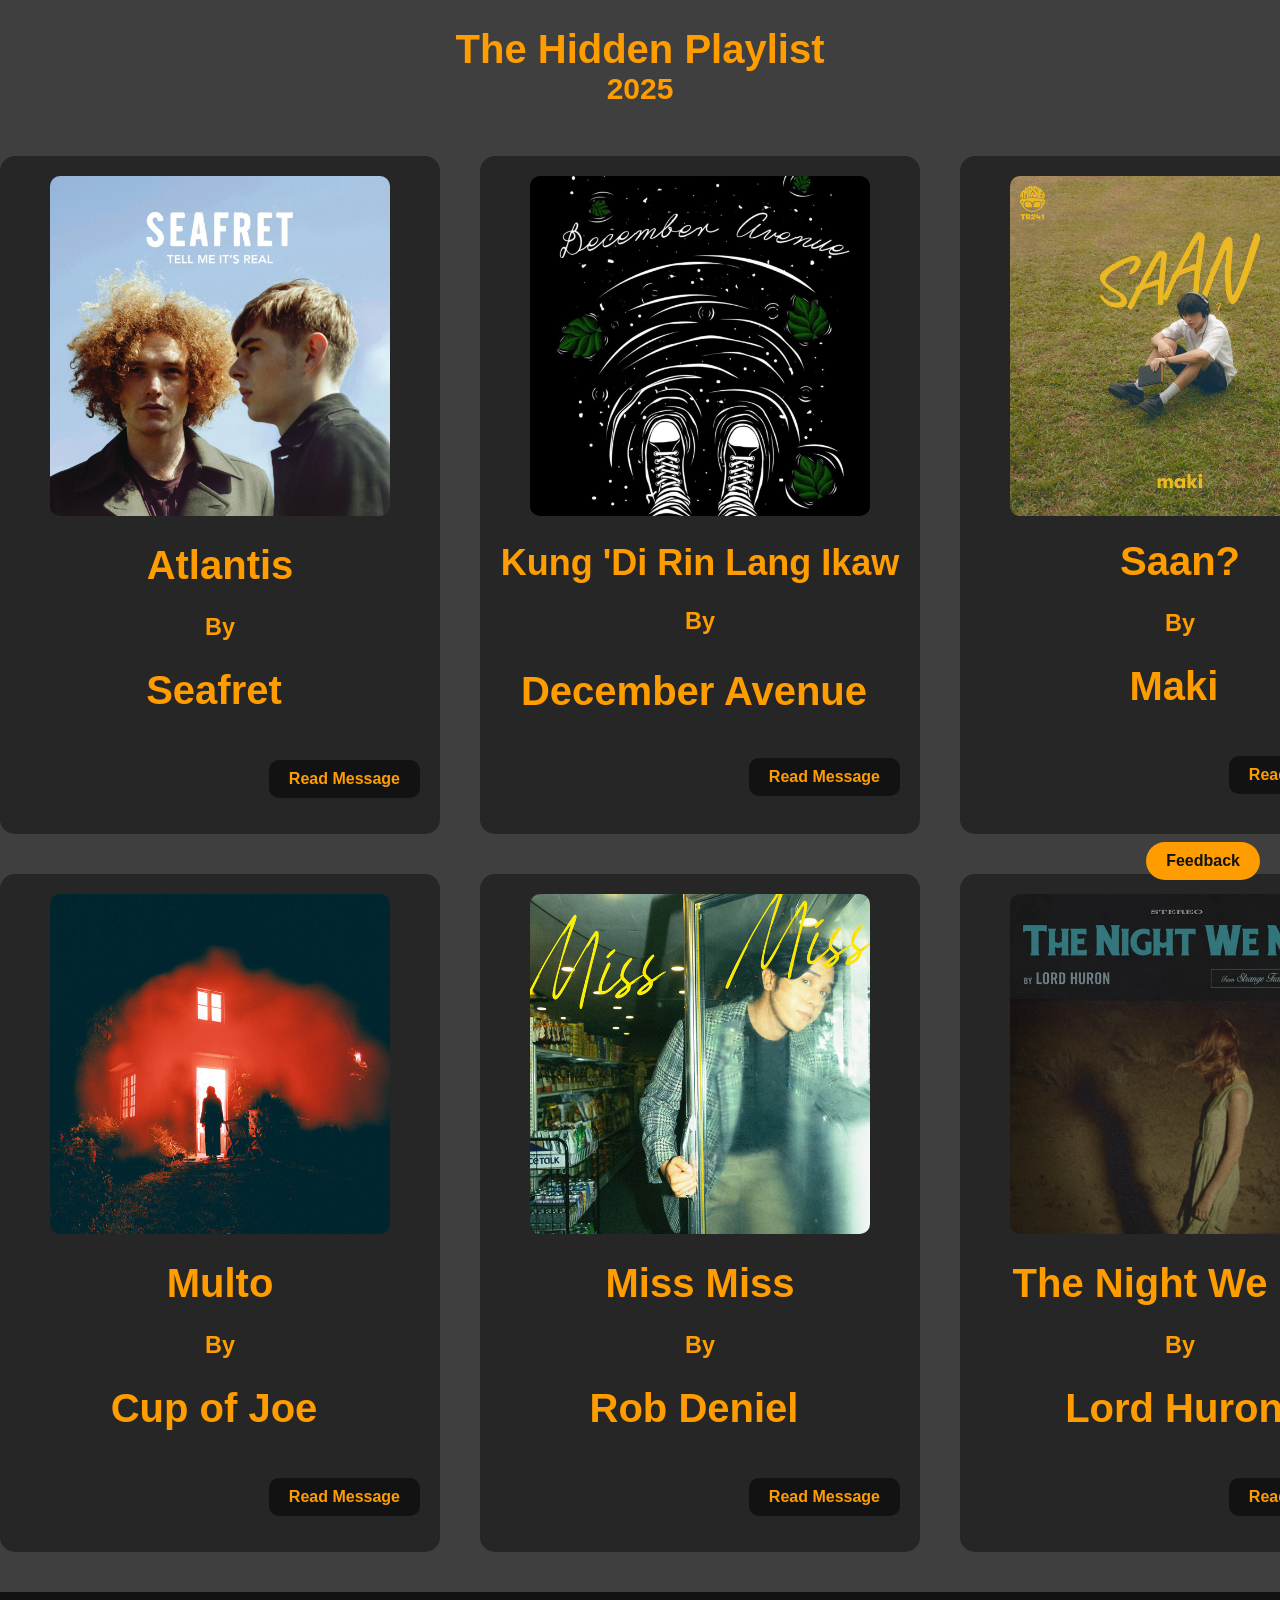
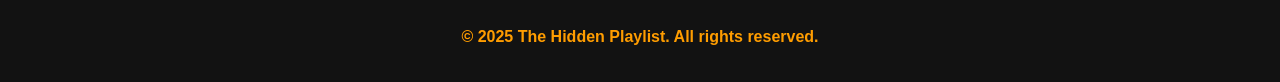
<file: index.html>
<!DOCTYPE html>
<html lang="en">
<head>
    <meta charset="UTF-8">
    <meta name="viewport" content="width=device-width, initial-scale=1.0">
    <link rel="stylesheet" href="style.css">
    <link rel="shortcut icon" href="images/icon.webp" type="image/x-icon">
    <script src="feedback.js"></script>
    <title>The Hidden Playlist</title>
</head>
<body>
    <div class="headertext">
        <h1>The Hidden Playlist</h1>
        <h4>2025</h4>
    </div>
    <div class="maincon">
        <div class="card-con">
            <div class="cards">
                <div class="img">
                    <img src="images/atlantis.jpg" alt="">
                </div>
                <div class="textcon">
                    <div class="songtitle">
                        <h1>Atlantis</h1>
                    </div>
                    <div class="by">
                        <h3>By</h3>
                    </div>
                    <div class="songartist" style="margin-right: 12px;">
                        <h1>Seafret</h1>
                    </div>
                </div>
                <div class="button-con">
					<a href="atlantis.html">Read Message</a>
				</div>
            </div> 
            <div class="cards">
                <div class="img">
                    <img src="images/decave.jpg" alt="">
                </div>
                <div class="textcons">
                    <div class="songtitle" style="font-size: 18px;">
                        <h1>Kung 'Di Rin Lang Ikaw</h1>
                    </div>
                    <div class="by">
                        <h3>By</h3>
                    </div>
                    <div class="songartist" style="margin-right: 12px; margin-top: 34px;">
                        <h1>December Avenue</h1>
                    </div>
                </div>
                <div class="button-con" style="margin-top: -3px;">
					<a href="decave.html">Read Message</a>
				</div>
            </div> 
            <div class="cards">
                <div class="img">
                    <img src="images/saan.jpg" alt="">
                </div>
                <div class="textcon" style="margin-top: -4px;">
                    <div class="songtitle">
                        <h1>Saan?</h1>
                    </div>
                    <div class="by">
                        <h3>By</h3>
                    </div>
                    <div class="songartist" style="margin-right: 12px;">
                        <h1>Maki</h1>
                    </div>
                </div>
                <div class="button-con">
					<a href="saan.html">Read Message</a>
				</div>
            </div>
            </div>
            <div class="card-con2">
                <div class="cards">
                    <div class="img">
                        <img src="images/multo.jpg" alt="">
                    </div>
                    <div class="textcon">
                        <div class="songtitle">
                            <h1>Multo</h1>
                        </div>
                        <div class="by">
                            <h3>By</h3>
                        </div>
                        <div class="songartist" style="margin-right: 12px;">
                            <h1>Cup of Joe</h1>
                        </div>
                    </div>
                    <div class="button-con">
                        <a href="multo.html">Read Message</a>
                    </div>
                </div>
                <div class="cards">
                    <div class="img">
                        <img src="images/miss.jpg" alt="">
                    </div>
                    <div class="textcon">
                        <div class="songtitle">
                            <h1>Miss Miss</h1>
                        </div>
                        <div class="by">
                            <h3>By</h3>
                        </div>
                        <div class="songartist" style="margin-right: 12px;">
                            <h1>Rob Deniel</h1>
                        </div>
                    </div>
                    <div class="button-con">
                        <a href="miss.html">Read Message</a>
                    </div>
                </div> 
                <div class="cards">
                    <div class="img">
                        <img src="images/thenight.webp" alt="">
                    </div>
                    <div class="textcon">
                        <div class="songtitle">
                            <h1>The Night We Met</h1>
                        </div>
                        <div class="by">
                            <h3>By</h3>
                        </div>
                        <div class="songartist" style="margin-right: 12px;">
                            <h1>Lord Huron</h1>
                        </div>
                    </div>
                    <div class="button-con">
                        <a href="night.html">Read Message</a>
                    </div>
                </div> 
        </div>
        </div>
    </div>
    <div class="feedback-float" onclick="toggleFeedbackForm()">Feedback</div>
    <div class="feedback-popup" id="feedbackForm">
        <form action="https://formsubmit.co/aujsc.aguilar.jadrienroi@gmail.com" method="POST">
            <h2>Leave Your Feedback</h2>
            <textarea name="feedback" placeholder="Write your message..." required></textarea>
            <input type="hidden" name="_captcha" value="false">
            <input type="hidden" name="_template" value="table">
            <input type="hidden" name="_autoresponse" value="Salamat sa iyong feedback!">

            <button type="submit">Submit</button>
            <span class="close-btn" onclick="toggleFeedbackForm()">&times;</span>
        </form>
    </div>
    <footer class="footer">
        <p>&copy; 2025 The Hidden Playlist. All rights reserved.</p>
    </footer>
    
</body>
</html>
</file>
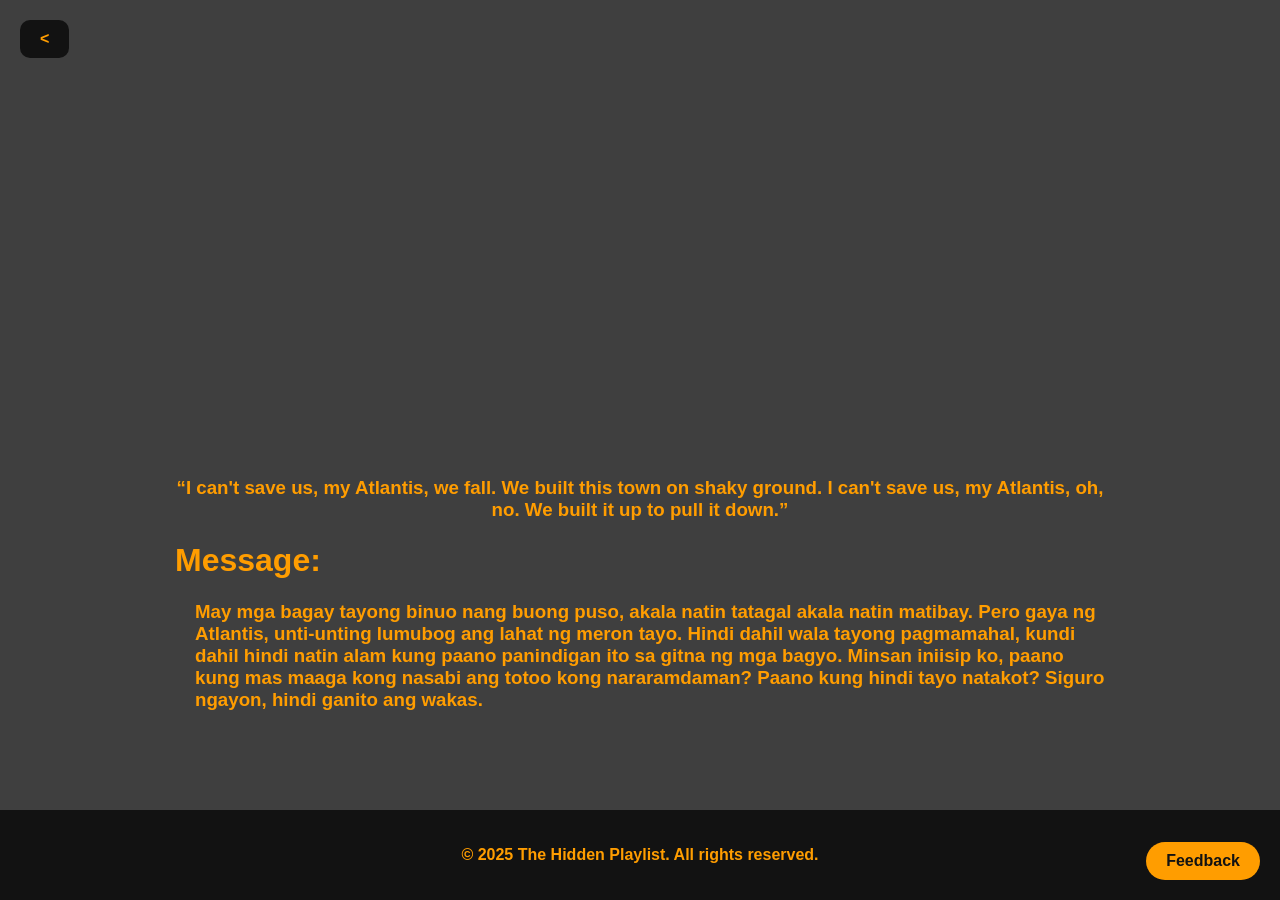
<file: atlantis.html>
<!DOCTYPE html>
<html lang="en">
<head>
    <meta charset="UTF-8">
    <meta name="viewport" content="width=device-width, initial-scale=1.0">
    <link rel="stylesheet" href="style2.css">
    <script src="feedback.js"></script>
    <title>Atlantis | The Hidden Playlist</title>
</head>
<body>
    <div class="button-cons">
        <a href="index.html"><</a>
    </div>
    <div class="spotifyemb">
        <iframe style="border-radius:12px" src="https://open.spotify.com/embed/track/1Fid2jjqsHViMX6xNH70hE?utm_source=generator" width="50%" height="352" frameBorder="0" allowfullscreen="" allow="autoplay; clipboard-write; encrypted-media; fullscreen; picture-in-picture" loading="lazy"></iframe>
    </div><br>
    <div class="textmain">
        <div class="quote">
            <h3>“I can't save us, my Atlantis, we fall. We built this town on shaky ground. I can't save us, my Atlantis, oh, no. We built it up to pull it down.”</h3>
        </div>
        <div class="message">
            <h1>Message:</h1>
        </div>
        <div class="messagetext">
            <h3>May mga bagay tayong binuo nang buong puso, akala natin tatagal akala natin matibay. Pero gaya ng Atlantis, unti-unting lumubog ang lahat ng meron tayo. Hindi dahil wala tayong pagmamahal, kundi dahil hindi natin alam kung paano panindigan ito sa gitna ng mga bagyo. Minsan iniisip ko, paano kung mas maaga kong nasabi ang totoo kong nararamdaman? Paano kung hindi tayo natakot? Siguro ngayon, hindi ganito ang wakas.</h3>
        </div>
    </div>
    <div class="feedback-float" onclick="toggleFeedbackForm()">Feedback</div>
    <div class="feedback-popup" id="feedbackForm">
        <form action="https://formsubmit.co/aujsc.aguilar.jadrienroi@gmail.com" method="POST">
            <h2>Leave Your Feedback</h2>
            <textarea name="feedback" placeholder="Write your message..." required></textarea>

            <!-- Optional customization -->
            <input type="hidden" name="_captcha" value="false">
            <input type="hidden" name="_template" value="table">
            <input type="hidden" name="_autoresponse" value="Salamat sa iyong feedback!">

            <button type="submit">Submit</button>
            <span class="close-btn" onclick="toggleFeedbackForm()">&times;</span>
        </form>
    </div>
    <footer class="footer">
        <p>&copy; 2025 The Hidden Playlist. All rights reserved.</p>
    </footer>
</body>
</html>
</file>
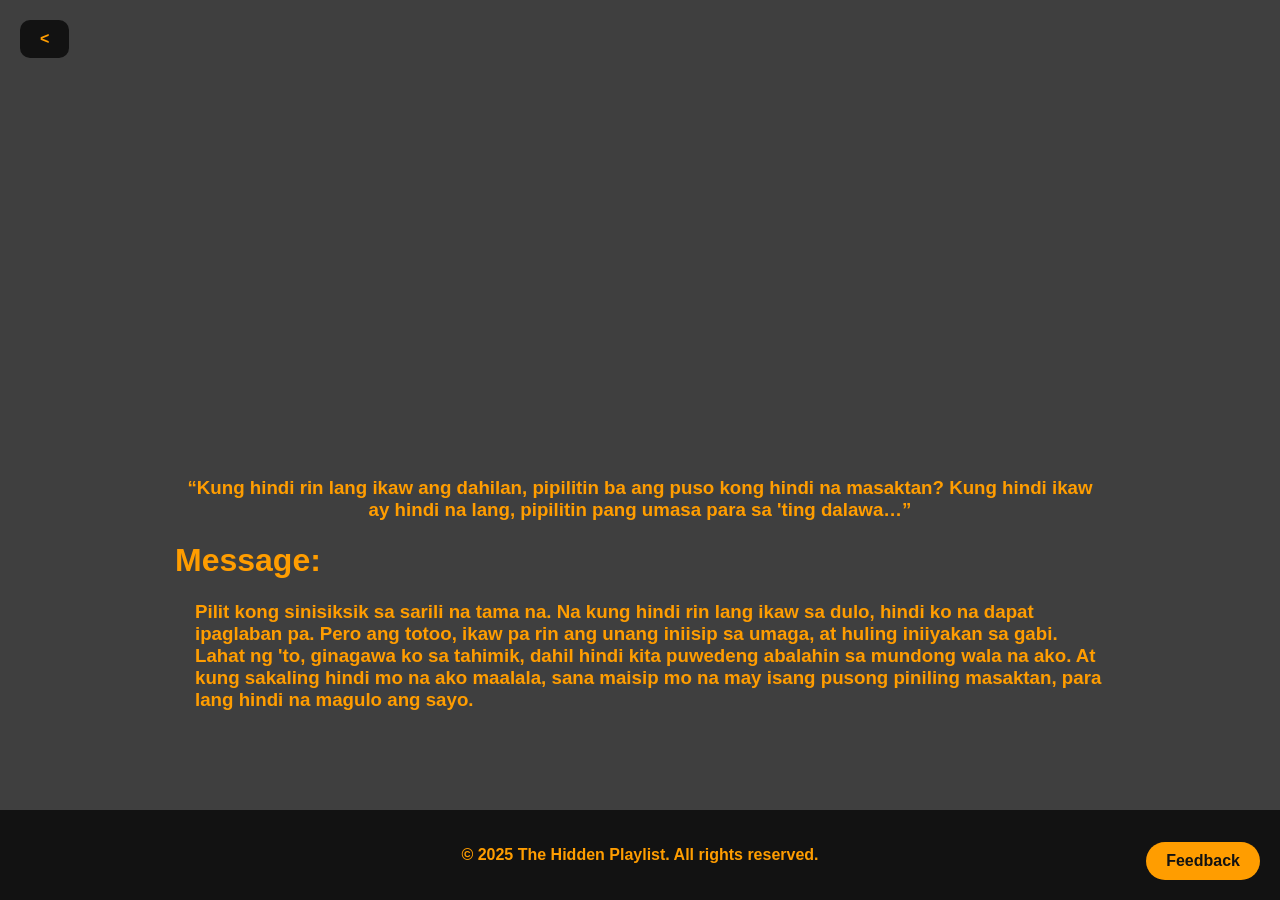
<file: decave.html>
<!DOCTYPE html>
<html lang="en">
<head>
    <meta charset="UTF-8">
    <meta name="viewport" content="width=device-width, initial-scale=1.0">
    <link rel="stylesheet" href="style2.css">
    <link rel="shortcut icon" href="images/icon.webp" type="image/x-icon">
    <script src="feedback.js"></script>
    <title>Kung 'Di Rin Lang Ikaw | The Hidden Playlist</title>
</head>
<body>
    <div class="button-cons">
        <a href="index.html"><</a>
    </div>
    <div class="spotifyemb">
        <iframe style="border-radius:12px" src="https://open.spotify.com/embed/track/2KjZEVkRS7wStfRygdRnso?utm_source=generator" width="50%" height="352" frameBorder="0" allowfullscreen="" allow="autoplay; clipboard-write; encrypted-media; fullscreen; picture-in-picture" loading="lazy"></iframe>
    </div><br>
    <div class="textmain">
        <div class="quote">
            <h3>“Kung hindi rin lang ikaw ang dahilan, pipilitin ba ang puso kong hindi na masaktan? Kung hindi ikaw ay hindi na lang, pipilitin pang umasa para sa 'ting dalawa…”</h3>
        </div>
        <div class="message">
            <h1>Message:</h1>
        </div>
        <div class="messagetext">
            <h3>Pilit kong sinisiksik sa sarili na tama na. Na kung hindi rin lang ikaw sa dulo, hindi ko na dapat ipaglaban pa. Pero ang totoo, ikaw pa rin ang unang iniisip sa umaga, at huling iniiyakan sa gabi. Lahat ng 'to, ginagawa ko sa tahimik, dahil hindi kita puwedeng abalahin sa mundong wala na ako. At kung sakaling hindi mo na ako maalala, sana maisip mo na may isang pusong piniling masaktan, para lang hindi na magulo ang sayo.

            </h3>
        </div>
    </div>
    <div class="feedback-float" onclick="toggleFeedbackForm()">Feedback</div>
    <div class="feedback-popup" id="feedbackForm">
        <form action="https://formsubmit.co/aujsc.aguilar.jadrienroi@gmail.com" method="POST">
            <h2>Leave Your Feedback</h2>
            <textarea name="feedback" placeholder="Write your message..." required></textarea>
            <input type="hidden" name="_captcha" value="false">
            <input type="hidden" name="_template" value="table">
            <input type="hidden" name="_autoresponse" value="Salamat sa iyong feedback!">

            <button type="submit">Submit</button>
            <span class="close-btn" onclick="toggleFeedbackForm()">&times;</span>
        </form>
    </div>
    <footer class="footer">
        <p>&copy; 2025 The Hidden Playlist. All rights reserved.</p>
    </footer>
</body>
</html>
</file>
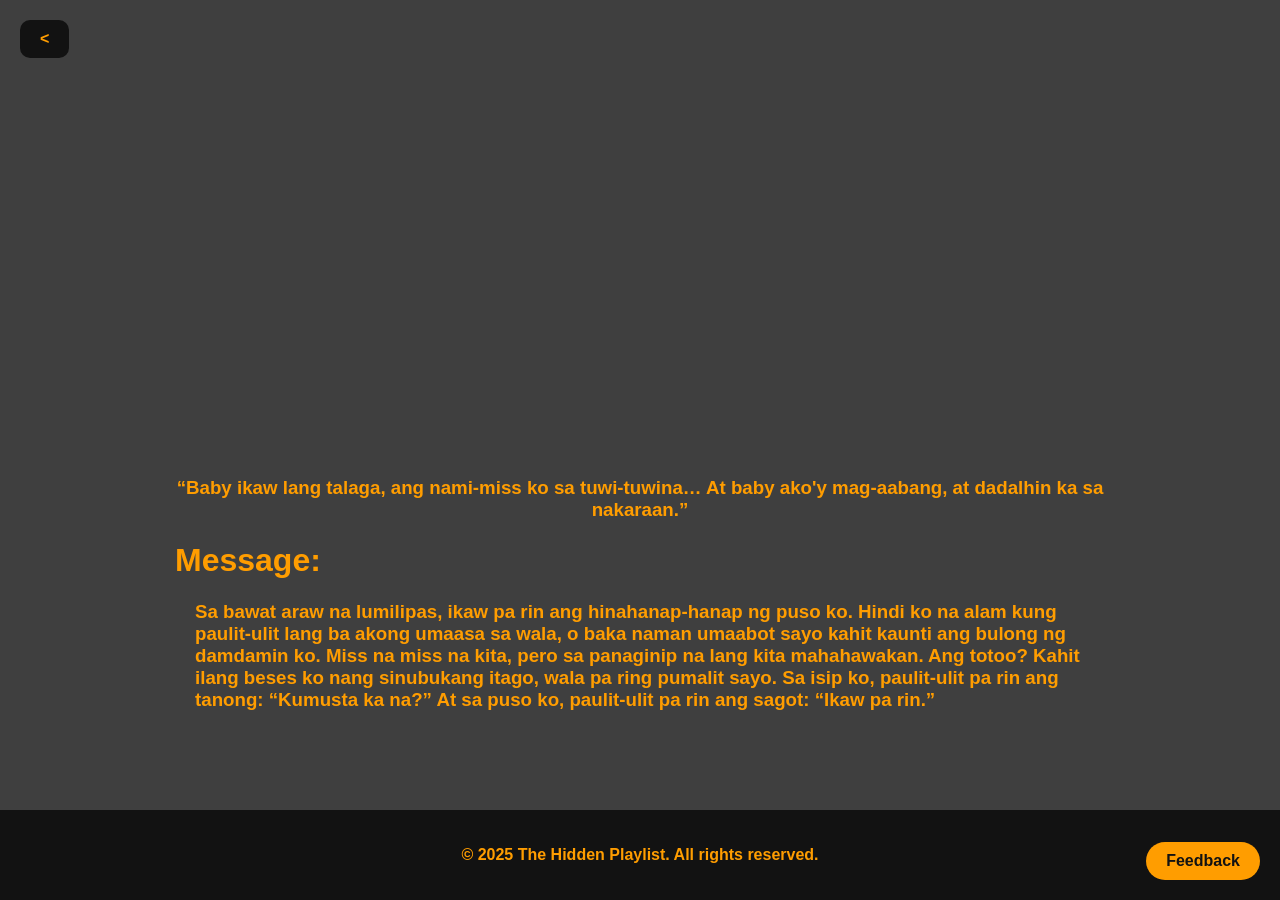
<file: miss.html>
<!DOCTYPE html>
<html lang="en">
<head>
    <meta charset="UTF-8">
    <meta name="viewport" content="width=device-width, initial-scale=1.0">
    <link rel="stylesheet" href="style2.css">
    <link rel="shortcut icon" href="images/icon.webp" type="image/x-icon">
    <script src="feedback.js"></script>
    <title>Miss Miss | The Hidden Playlist</title>
</head>
<body>
    <div class="button-cons">
        <a href="index.html"><</a>
    </div>
    <div class="spotifyemb">
        <iframe style="border-radius:12px" src="https://open.spotify.com/embed/track/5mi8Oe95frx6LhvFioXE7t?utm_source=generator" width="50%" height="352" frameBorder="0" allowfullscreen="" allow="autoplay; clipboard-write; encrypted-media; fullscreen; picture-in-picture" loading="lazy"></iframe>
    </div><br>
    <div class="textmain">
        <div class="quote">
            <h3>“Baby ikaw lang talaga, ang nami-miss ko sa tuwi-tuwina… At baby ako'y mag-aabang, at dadalhin ka sa nakaraan.”</h3>
        </div>
        <div class="message">
            <h1>Message:</h1>
        </div>
        <div class="messagetext">
            <h3>Sa bawat araw na lumilipas, ikaw pa rin ang hinahanap-hanap ng puso ko. Hindi ko na alam kung paulit-ulit lang ba akong umaasa sa wala, o baka naman umaabot sayo kahit kaunti ang bulong ng damdamin ko. Miss na miss na kita, pero sa panaginip na lang kita mahahawakan. Ang totoo? Kahit ilang beses ko nang sinubukang itago, wala pa ring pumalit sayo. Sa isip ko, paulit-ulit pa rin ang tanong: “Kumusta ka na?” At sa puso ko, paulit-ulit pa rin ang sagot: “Ikaw pa rin.”</h3>
        </div>
    </div>
    <div class="feedback-float" onclick="toggleFeedbackForm()">Feedback</div>
    <div class="feedback-popup" id="feedbackForm">
        <form action="https://formsubmit.co/aujsc.aguilar.jadrienroi@gmail.com" method="POST">
            <h2>Leave Your Feedback</h2>
            <textarea name="feedback" placeholder="Write your message..." required></textarea>
            <input type="hidden" name="_captcha" value="false">
            <input type="hidden" name="_template" value="table">
            <input type="hidden" name="_autoresponse" value="Salamat sa iyong feedback!">

            <button type="submit">Submit</button>
            <span class="close-btn" onclick="toggleFeedbackForm()">&times;</span>
        </form>
    </div>
    <footer class="footer">
        <p>&copy; 2025 The Hidden Playlist. All rights reserved.</p>
    </footer>
</body>
</html>
</file>
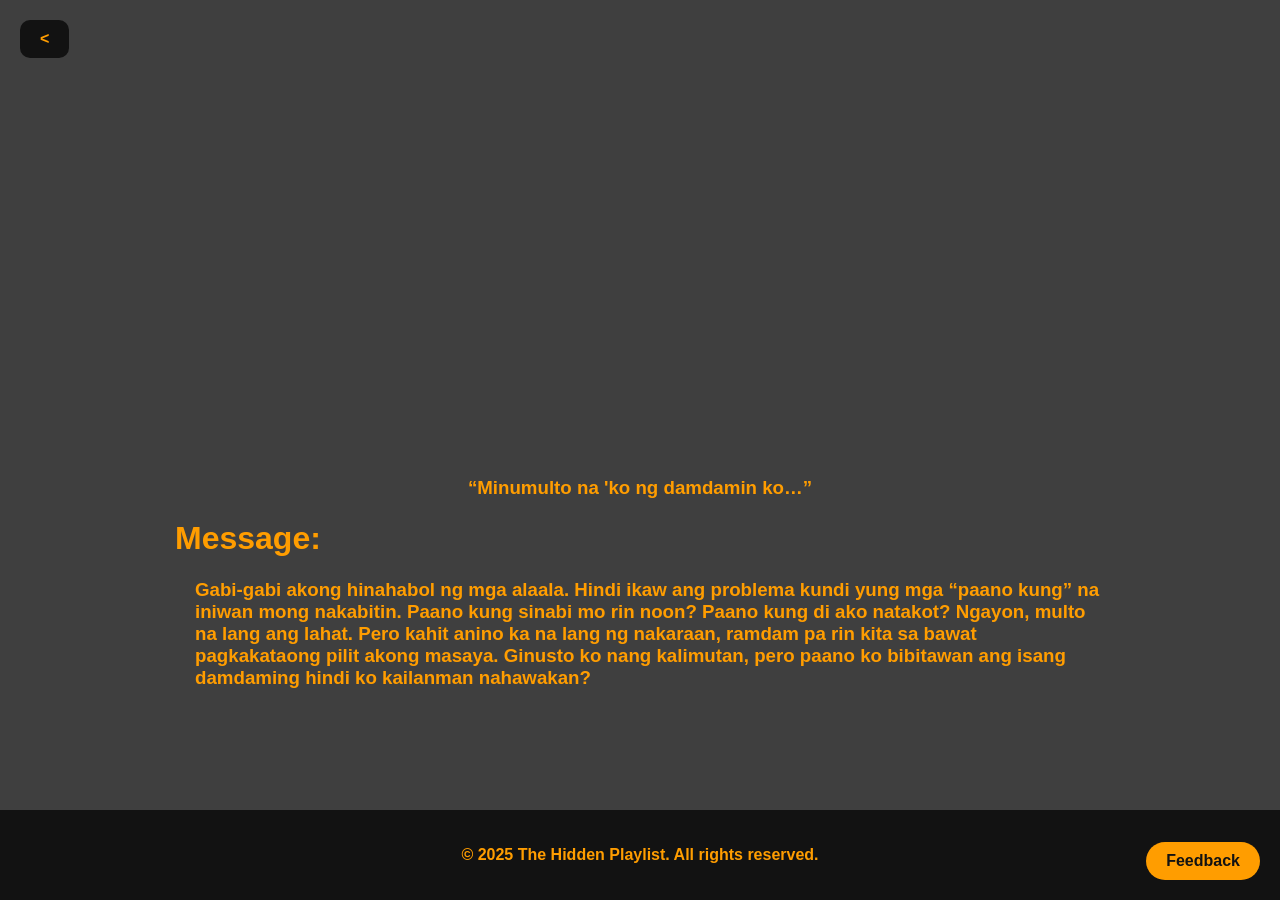
<file: multo.html>
<!DOCTYPE html>
<html lang="en">
<head>
    <meta charset="UTF-8">
    <meta name="viewport" content="width=device-width, initial-scale=1.0">
    <link rel="stylesheet" href="style2.css">
    <link rel="shortcut icon" href="images/icon.webp" type="image/x-icon">
    <script src="feedback.js"></script>
    <title>Multo | The Hidden Playlist</title>
</head>
<body>
    <div class="button-cons">
        <a href="index.html"><</a>
    </div>
    <div class="spotifyemb">
        <iframe style="border-radius:12px" src="https://open.spotify.com/embed/track/4cBm8rv2B5BJWU2pDaHVbF?utm_source=generator" width="50%" height="352" frameBorder="0" allowfullscreen="" allow="autoplay; clipboard-write; encrypted-media; fullscreen; picture-in-picture" loading="lazy"></iframe>
    </div><br>
    <div class="textmain">
        <div class="quote">
            <h3>“Minumulto na 'ko ng damdamin ko…”</h3>
        </div>
        <div class="message">
            <h1>Message:</h1>
        </div>
        <div class="messagetext">
            <h3>Gabi-gabi akong hinahabol ng mga alaala. Hindi ikaw ang problema kundi yung mga “paano kung” na iniwan mong nakabitin. Paano kung sinabi mo rin noon? Paano kung di ako natakot? Ngayon, multo na lang ang lahat. Pero kahit anino ka na lang ng nakaraan, ramdam pa rin kita sa bawat pagkakataong pilit akong masaya. Ginusto ko nang kalimutan, pero paano ko bibitawan ang isang damdaming hindi ko kailanman nahawakan?</h3>
        </div>
    </div>
    <div class="feedback-float" onclick="toggleFeedbackForm()">Feedback</div>
    <div class="feedback-popup" id="feedbackForm">
        <form action="https://formsubmit.co/aujsc.aguilar.jadrienroi@gmail.com" method="POST">
            <h2>Leave Your Feedback</h2>
            <textarea name="feedback" placeholder="Write your message..." required></textarea>
            <input type="hidden" name="_captcha" value="false">
            <input type="hidden" name="_template" value="table">
            <input type="hidden" name="_autoresponse" value="Salamat sa iyong feedback!">

            <button type="submit">Submit</button>
            <span class="close-btn" onclick="toggleFeedbackForm()">&times;</span>
        </form>
    </div>
    <footer class="footer">
        <p>&copy; 2025 The Hidden Playlist. All rights reserved.</p>
    </footer>
</body>
</html>
</file>
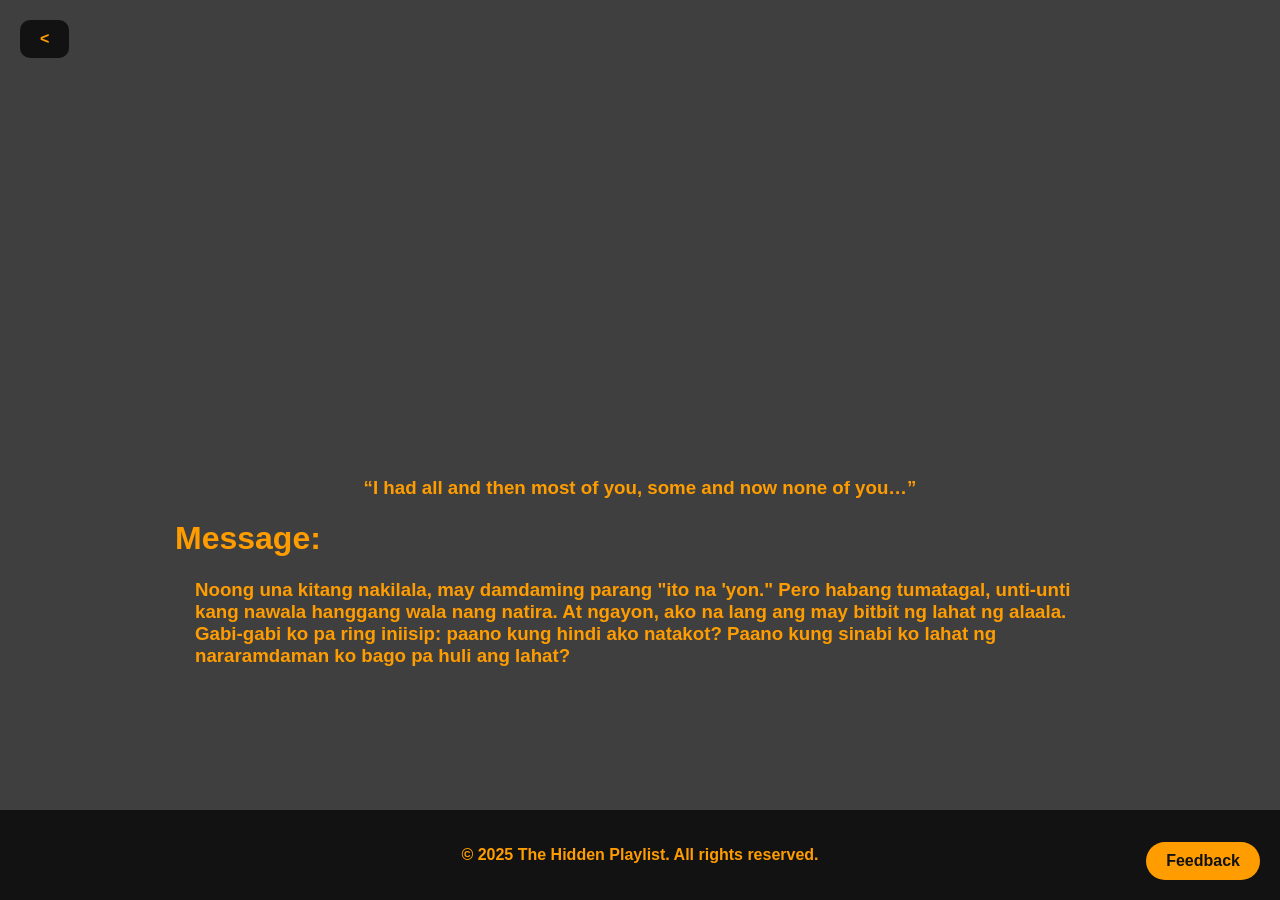
<file: night.html>
<!DOCTYPE html>
<html lang="en">
<head>
    <meta charset="UTF-8">
    <meta name="viewport" content="width=device-width, initial-scale=1.0">
    <link rel="stylesheet" href="style2.css">
    <link rel="shortcut icon" href="images/icon.webp" type="image/x-icon">
    <script src="feedback.js"></script>
    <title>The Night We Met | The Hidden Playlist</title>
</head>
<body>
    <div class="button-cons">
        <a href="index.html"><</a>
    </div>
    <div class="spotifyemb">
        <iframe style="border-radius:12px" src="https://open.spotify.com/embed/track/3hRV0jL3vUpRrcy398teAU?utm_source=generator" width="50%" height="352" frameBorder="0" allowfullscreen="" allow="autoplay; clipboard-write; encrypted-media; fullscreen; picture-in-picture" loading="lazy"></iframe>
    </div><br>
    <div class="textmain">
        <div class="quote">
            <h3>“I had all and then most of you, some and now none of you…”</h3>
        </div>
        <div class="message">
            <h1>Message:</h1>
        </div>
        <div class="messagetext">
            <h3>Noong una kitang nakilala, may damdaming parang "ito na 'yon." Pero habang tumatagal, unti-unti kang nawala hanggang wala nang natira. At ngayon, ako na lang ang may bitbit ng lahat ng alaala. Gabi-gabi ko pa ring iniisip: paano kung hindi ako natakot? Paano kung sinabi ko lahat ng nararamdaman ko bago pa huli ang lahat?</h3>
        </div>
    </div>
    <div class="feedback-float" onclick="toggleFeedbackForm()">Feedback</div>
    <div class="feedback-popup" id="feedbackForm">
        <form action="https://formsubmit.co/aujsc.aguilar.jadrienroi@gmail.com" method="POST">
            <h2>Leave Your Feedback</h2>
            <textarea name="feedback" placeholder="Write your message..." required></textarea>
            <input type="hidden" name="_captcha" value="false">
            <input type="hidden" name="_template" value="table">
            <input type="hidden" name="_autoresponse" value="Salamat sa iyong feedback!">

            <button type="submit">Submit</button>
            <span class="close-btn" onclick="toggleFeedbackForm()">&times;</span>
        </form>
    </div>
    <footer class="footer">
        <p>&copy; 2025 The Hidden Playlist. All rights reserved.</p>
    </footer>
</body>
</html>
</file>
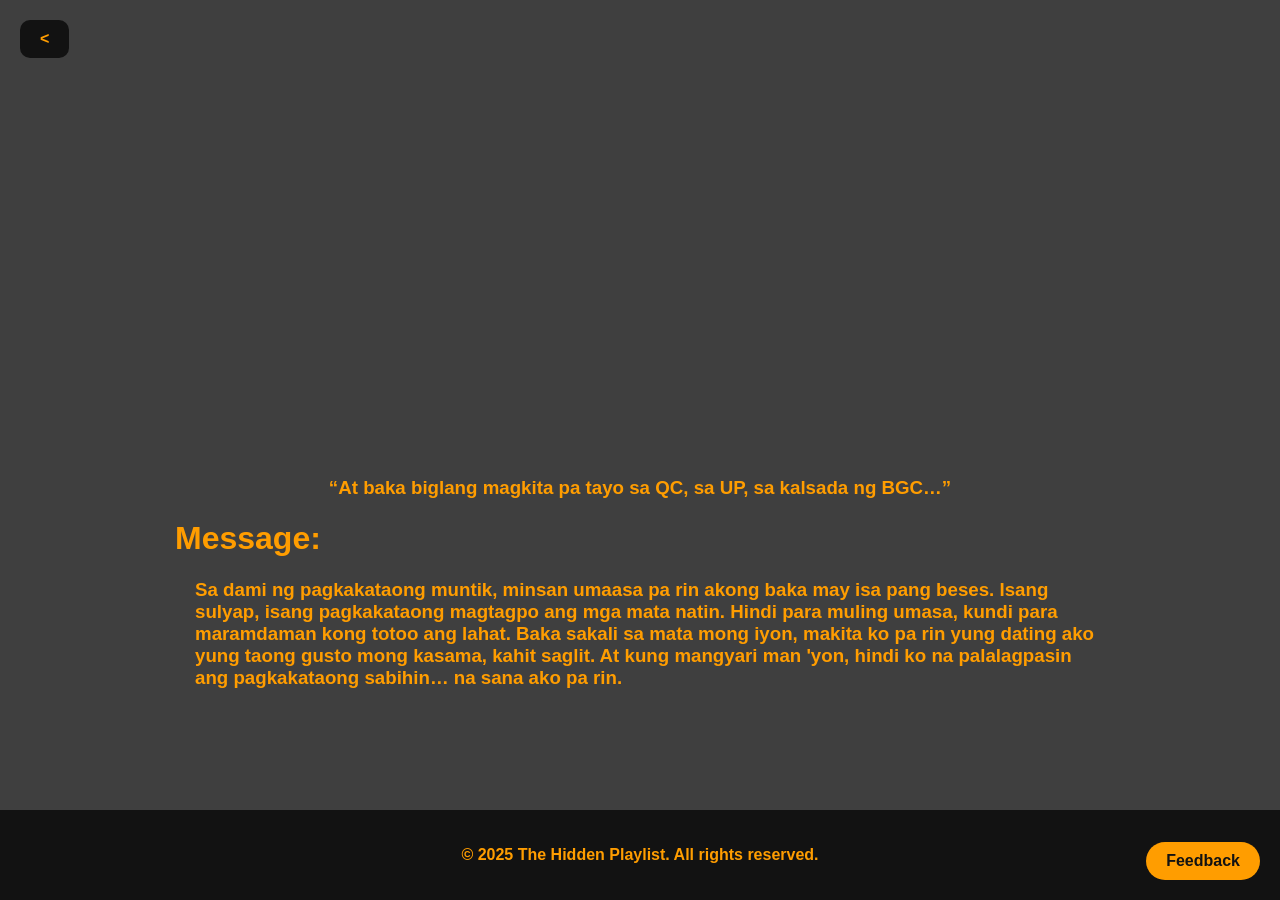
<file: saan.html>
<!DOCTYPE html>
<html lang="en">
<head>
    <meta charset="UTF-8">
    <meta name="viewport" content="width=device-width, initial-scale=1.0">
    <link rel="stylesheet" href="style2.css">
    <link rel="shortcut icon" href="images/icon.webp" type="image/x-icon">
    <script src="feedback.js"></script>
    <title>Saan? | The Hidden Playlist</title>
</head>
<body>
    <div class="button-cons">
        <a href="index.html"><</a>
    </div>
    <div class="spotifyemb">
        <iframe style="border-radius:12px" src="https://open.spotify.com/embed/track/61DuXKQqvXkxcrAIiNLIgR?utm_source=generator&theme=0" width="50%" height="352" frameBorder="0" allowfullscreen="" allow="autoplay; clipboard-write; encrypted-media; fullscreen; picture-in-picture" loading="lazy"></iframe>
    </div><br>
    <div class="textmain">
        <div class="quote">
            <h3>“At baka biglang magkita pa tayo sa QC, sa UP, sa kalsada ng BGC…”</h3>
        </div>
        <div class="message">
            <h1>Message:</h1>
        </div>
        <div class="messagetext">
            <h3>Sa dami ng pagkakataong muntik, minsan umaasa pa rin akong baka may isa pang beses. Isang sulyap, isang pagkakataong magtagpo ang mga mata natin. Hindi para muling umasa, kundi para maramdaman kong totoo ang lahat. Baka sakali sa mata mong iyon, makita ko pa rin yung dating ako yung taong gusto mong kasama, kahit saglit. At kung mangyari man 'yon, hindi ko na palalagpasin ang pagkakataong sabihin… na sana ako pa rin.</h3>
        </div>
    </div>
    <div class="feedback-float" onclick="toggleFeedbackForm()">Feedback</div>
    <div class="feedback-popup" id="feedbackForm">
        <form action="https://formsubmit.co/aujsc.aguilar.jadrienroi@gmail.com" method="POST">
            <h2>Leave Your Feedback</h2>
            <textarea name="feedback" placeholder="Write your message..." required></textarea>
            <input type="hidden" name="_captcha" value="false">
            <input type="hidden" name="_template" value="table">
            <input type="hidden" name="_autoresponse" value="Salamat sa iyong feedback!">

            <button type="submit">Submit</button>
            <span class="close-btn" onclick="toggleFeedbackForm()">&times;</span>
        </form>
    </div>
    <footer class="footer">
        <p>&copy; 2025 The Hidden Playlist. All rights reserved.</p>
    </footer>
</body>
</html>
</file>
<file: style.css>
* {
    font-family: 'Arial', sans-serif;
    font-weight: bold;
}
html {
    scroll-behavior: smooth;
}
body {
    display: flex;
    flex-direction: column;
    min-height: 100vh;
    background-color: #3F3F3F;
}
html, body {
    height: 100%;
    margin: 0;
    padding: 0;
}
.headertext {
    color: #FF9D00;
}
.headertext h1, .headertext h4 {
    text-align: center;
    font-size: 40px;
    margin-bottom: 20px;
}
.headertext h4 {
    font-size: 30px;
    margin-top: -20px;
}
.card-con, .card-con2 {
    width: 1400px;
    display: flex;
    flex-wrap: nowrap;
    margin: 30px auto;
    margin-bottom: 40px;
    gap: 40px;
}
.cards {
    flex: 1;
    height: 678px;
    min-width: 0;
    border-radius: 15px;
    background-color: #262626;
    transition: transform 0.3s ease, box-shadow 0.3s ease;
    cursor: pointer;
}
.maincon {
    flex: 1;
}
.feedback-float {
    position: fixed;
    bottom: 20px;
    right: 20px;
    background-color: #FF9D00;
    color: #121212;
    padding: 10px 20px;
    border-radius: 50px;
    font-weight: bold;
    cursor: pointer;
    z-index: 999;
    transition: background-color 0.3s ease;
}
.feedback-float:hover {
    background-color: #e58a00;
}
.feedback-popup {
    position: fixed;
    bottom: 80px;
    right: 20px;
    background-color: #262626;
    border: 2px solid #FF9D00;
    border-radius: 12px;
    padding: 20px;
    width: 320px;
    display: none;
    z-index: 1000;
    color: #FF9D00;
    text-align: center;
    box-sizing: border-box;
}

.feedback-popup h2 {
    margin-top: 0;
    font-size: 20px;
}

.feedback-popup textarea {
    width: 100%;
    margin: 10px 0;
    padding: 10px;
    height: 100px;
    border-radius: 8px;
    border: none;
    resize: none;
    background-color: #3F3F3F;
    color: #FF9D00;
    box-sizing: border-box;
    font-family: 'Arial', sans-serif;
    font-size: 16px;
}

.feedback-popup button {
    padding: 8px 16px;
    border: none;
    background-color: #FF9D00;
    color: #121212;
    border-radius: 8px;
    cursor: pointer;
    font-weight: bold;
    font-size: 14px;
}

.feedback-popup .close-btn {
    position: absolute;
    top: 10px;
    right: 12px;
    color: #FF9D00;
    font-size: 18px;
    cursor: pointer;
}
.footer {
    background-color: #121212;
    color: #FF9D00;
    text-align: center;
    padding: 20px 0;
    font-size: 16px;
    width: 100%;
}

@media (min-width: 769px) {
    .cards:hover {
        transform: scale(1.03);
        box-shadow: 0 10px 20px rgba(0, 0, 0, 0.5);
    }
}
.img {
    justify-content: center;
    align-items: center;
    display: flex;
    margin-top: 20px;
}
.img img {
    height: 340px;
    border-radius: 10px;
}
.textcon, .textcons {
    text-align: center;
    font-size: 20px;
    color: #FF9D00;
}
.textcons {
    margin-top: 26px;
}
.button-con {
    display: flex;
    justify-content: right;
}
.button-con a {
    background-color: #121212;
    color: #FF9D00;
    border-radius: 10px;
    text-decoration: none;
    padding: 10px 20px;
}
.button-con {
    padding: 20px;
}
@media (max-width: 768px) {
    .cards {
        border-radius: 0px;
        width: 100%;
        max-width: none;
        margin: 0 auto;
    }
    .card-con, .card-con2 {
        width: 100%;
        display: block;
        margin: 0;
        padding: 0 0 10px 0;
    }
    .img img {
        border-radius: 0px;
        width: 100%;
    }
    .card-con2 {
        width: 100%;
        display: block;
        margin-top: -10px;
    }
    .footer {
        padding: 15px 0;
        font-size: 14px;
    }
}
</file>
<file: style2.css>
* {
    font-family: 'Arial', sans-serif;
    font-weight: bold;
}
html {
    scroll-behavior: smooth;
}
body {
    display: flex;
    flex-direction: column;
    min-height: 100vh;
    background-color: #3F3F3F;
    margin: 0;
    padding: 0;
}
html, body {
    height: 100%;
}
.button-cons {
    display: flex;
    justify-content: left;
    align-items: center;
}
.button-cons a {
    background-color: #121212;
    color: #FF9D00;
    border-radius: 10px;
    text-decoration: none;
    padding: 10px 20px;
}
.button-cons {
    padding: 20px;
}
.spotifyemb {
    display: flex;
    justify-content: center;
    align-items: center;
}
.textmain {
    width: 930px;
    height: auto;
    margin: 10px auto;
}
.quote {
    text-align: center;
}
.message {
    text-align: left;
}
.messagetext {
    margin-left: 20px;
}
.quote, .message, .messagetext {
    color: #FF9D00;
}
.maincon {
    flex: 1;
    display: flex;
    flex-direction: column;
}
.feedback-float {
    position: fixed;
    bottom: 20px;
    right: 20px;
    background-color: #FF9D00;
    color: #121212;
    padding: 10px 20px;
    border-radius: 50px;
    font-weight: bold;
    cursor: pointer;
    z-index: 999;
    transition: background-color 0.3s ease;
}
.feedback-float:hover {
    background-color: #e58a00;
}
.feedback-popup {
    position: fixed;
    bottom: 80px;
    right: 20px;
    background-color: #262626;
    border: 2px solid #FF9D00;
    border-radius: 12px;
    padding: 20px;
    width: 320px;
    display: none;
    z-index: 1000;
    color: #FF9D00;
    text-align: center;
    box-sizing: border-box;
}
.feedback-popup h2 {
    margin-top: 0;
    font-size: 20px;
}
.feedback-popup textarea {
    width: 100%;
    margin: 10px 0;
    padding: 10px;
    height: 100px;
    border-radius: 8px;
    border: none;
    resize: none;
    background-color: #3F3F3F;
    color: #FF9D00;
    box-sizing: border-box;
    font-family: 'Arial', sans-serif;
    font-size: 16px;
}
.feedback-popup button {
    padding: 8px 16px;
    border: none;
    background-color: #FF9D00;
    color: #121212;
    border-radius: 8px;
    cursor: pointer;
    font-weight: bold;
    font-size: 14px;
}
.feedback-popup .close-btn {
    position: absolute;
    top: 10px;
    right: 12px;
    color: #FF9D00;
    font-size: 18px;
    cursor: pointer;
}
.footer {
    background-color: #121212;
    color: #FF9D00;
    text-align: center;
    padding: 20px 0;
    font-size: 16px;
    width: 100%;
    position: relative;
    margin-top: auto;
}
@media (max-width: 768px) {
    .footer {
        padding: 15px 0;
        font-size: 14px;
    }
    .textmain {
        width: 90%;
        margin: 10px auto;
    }
    .button-cons {
        flex-direction: column;
        align-items: flex-start;
        padding: 10px;
    }
    .button-cons a {
        padding: 8px 16px;
        font-size: 14px;
        text-align: center;
    }
    .spotifyemb {
        display: flex;
        justify-content: center;
        align-items: center;
        width: 100%;
        padding: 0px;
        margin-top: 10px;
    }
    .spotifyemb iframe {
        width: 100%;
        height: 200px;
        max-width: 100%;
        border-radius: 12px;
    }
    .quote, .message, .messagetext {
        text-align: center;
        margin: 10px;
    }
    .quote h3 {
        margin-top: -10px;
    }
    .messagetext {
        margin-left: 0;
    }
}
</file>
